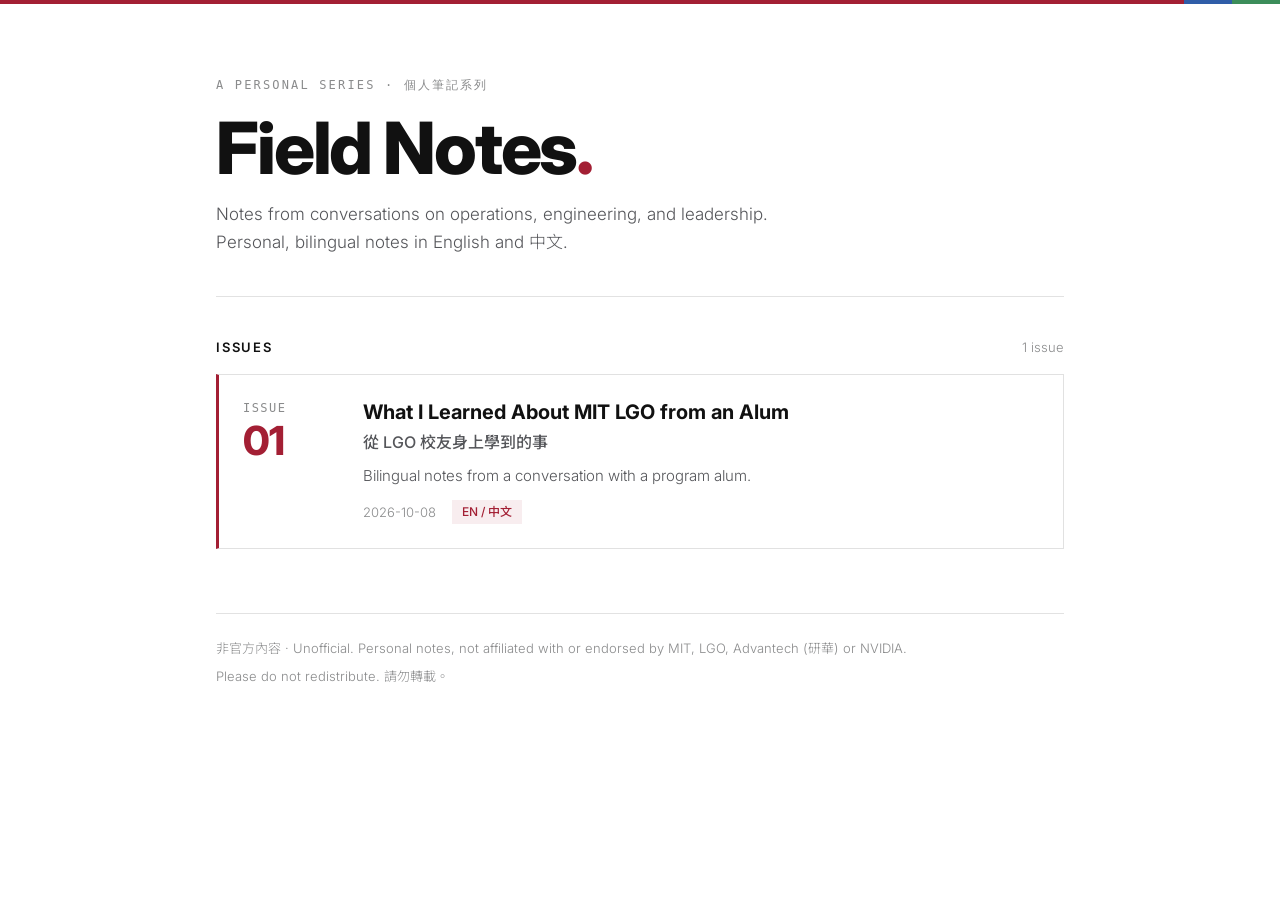
<file: index.html>
<!doctype html>
<html lang="en">
<head>
  <meta charset="utf-8">
  <meta name="viewport" content="width=device-width, initial-scale=1">
  <title>Field Notes</title>
  <meta name="description" content="Notes from conversations on operations, engineering, and leadership.">
  <meta name="color-scheme" content="light dark">
  <link rel="preconnect" href="https://fonts.googleapis.com">
  <link rel="preconnect" href="https://fonts.gstatic.com" crossorigin>
  <link href="https://fonts.googleapis.com/css2?family=Inter:wght@300;400;500;600;700;800&family=Noto+Sans+TC:wght@300;500;700&display=swap" rel="stylesheet">
  <link rel="stylesheet" href="assets/style.css">
</head>
<body>
  <div class="band" aria-hidden="true"><span></span><span></span><span></span></div>

  <div class="wrap">
    <header class="masthead">
      <p class="kicker">A personal series · 個人筆記系列</p>
      <h1>Field Notes<span class="dot">.</span></h1>
      <p class="lede">Notes from conversations on operations, engineering, and leadership. Personal, bilingual notes in English and 中文.</p>
    </header>

    <section class="toc" aria-labelledby="toc-title">
      <div class="toc-head">
        <h2 id="toc-title">Issues</h2>
        <span class="count">1 issue</span>
      </div>

      <ol class="issues">
        <!-- ISSUE-LIST: add new issues at the top -->
        <li>
          <a class="card" href="issues/01-mit-lgo/">
            <div class="num">Issue<strong>01</strong></div>
            <div>
              <h3>What I Learned About MIT LGO from an Alum</h3>
              <p class="zh">從 LGO 校友身上學到的事</p>
              <p class="blurb">Bilingual notes from a conversation with a program alum.</p>
              <div class="meta">
                <time datetime="2026-10-08">2026-10-08</time>
                <span class="tag">EN / 中文</span>
              </div>
            </div>
          </a>
        </li>
      </ol>
    </section>

    <footer>
      <p>非官方內容 · Unofficial. Personal notes, not affiliated with or endorsed by MIT, LGO, Advantech (研華) or NVIDIA.</p>
      <p>Please do not redistribute. 請勿轉載。</p>
    </footer>
  </div>
</body>
</html>
</file>
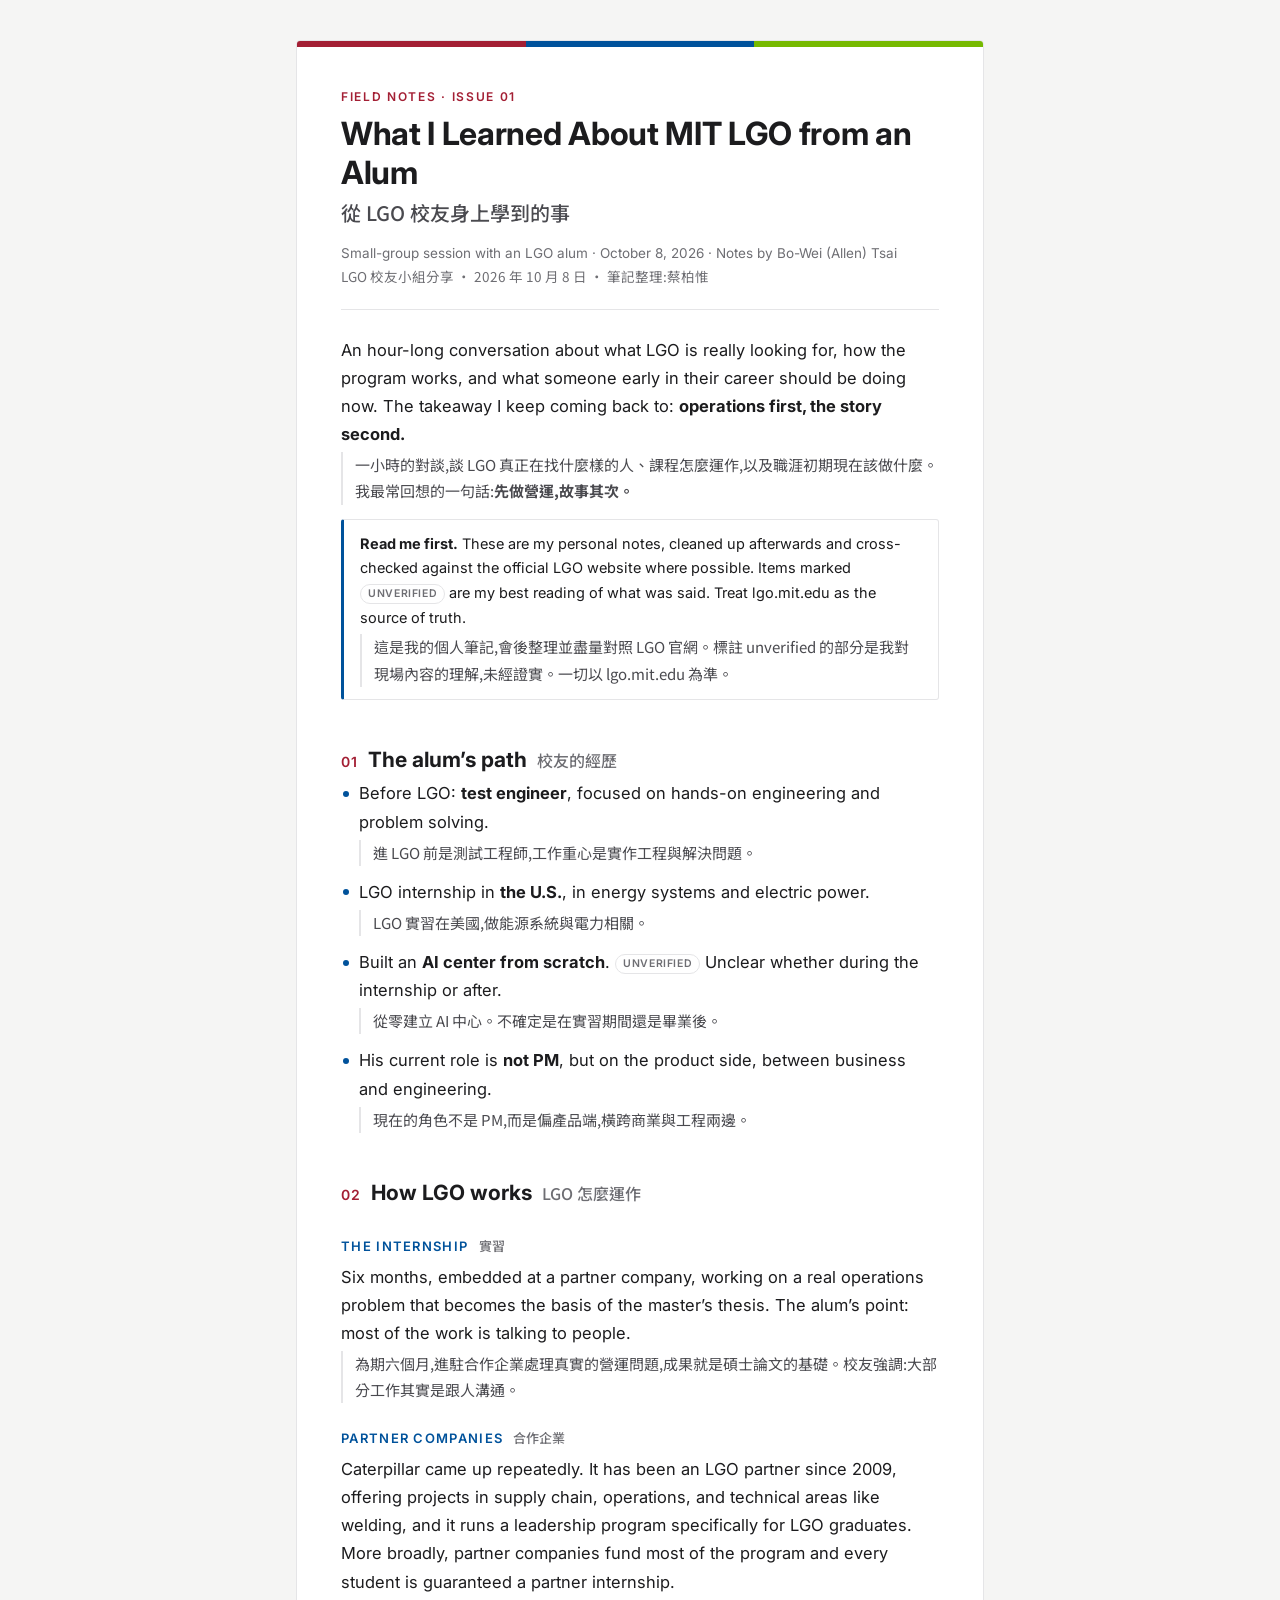
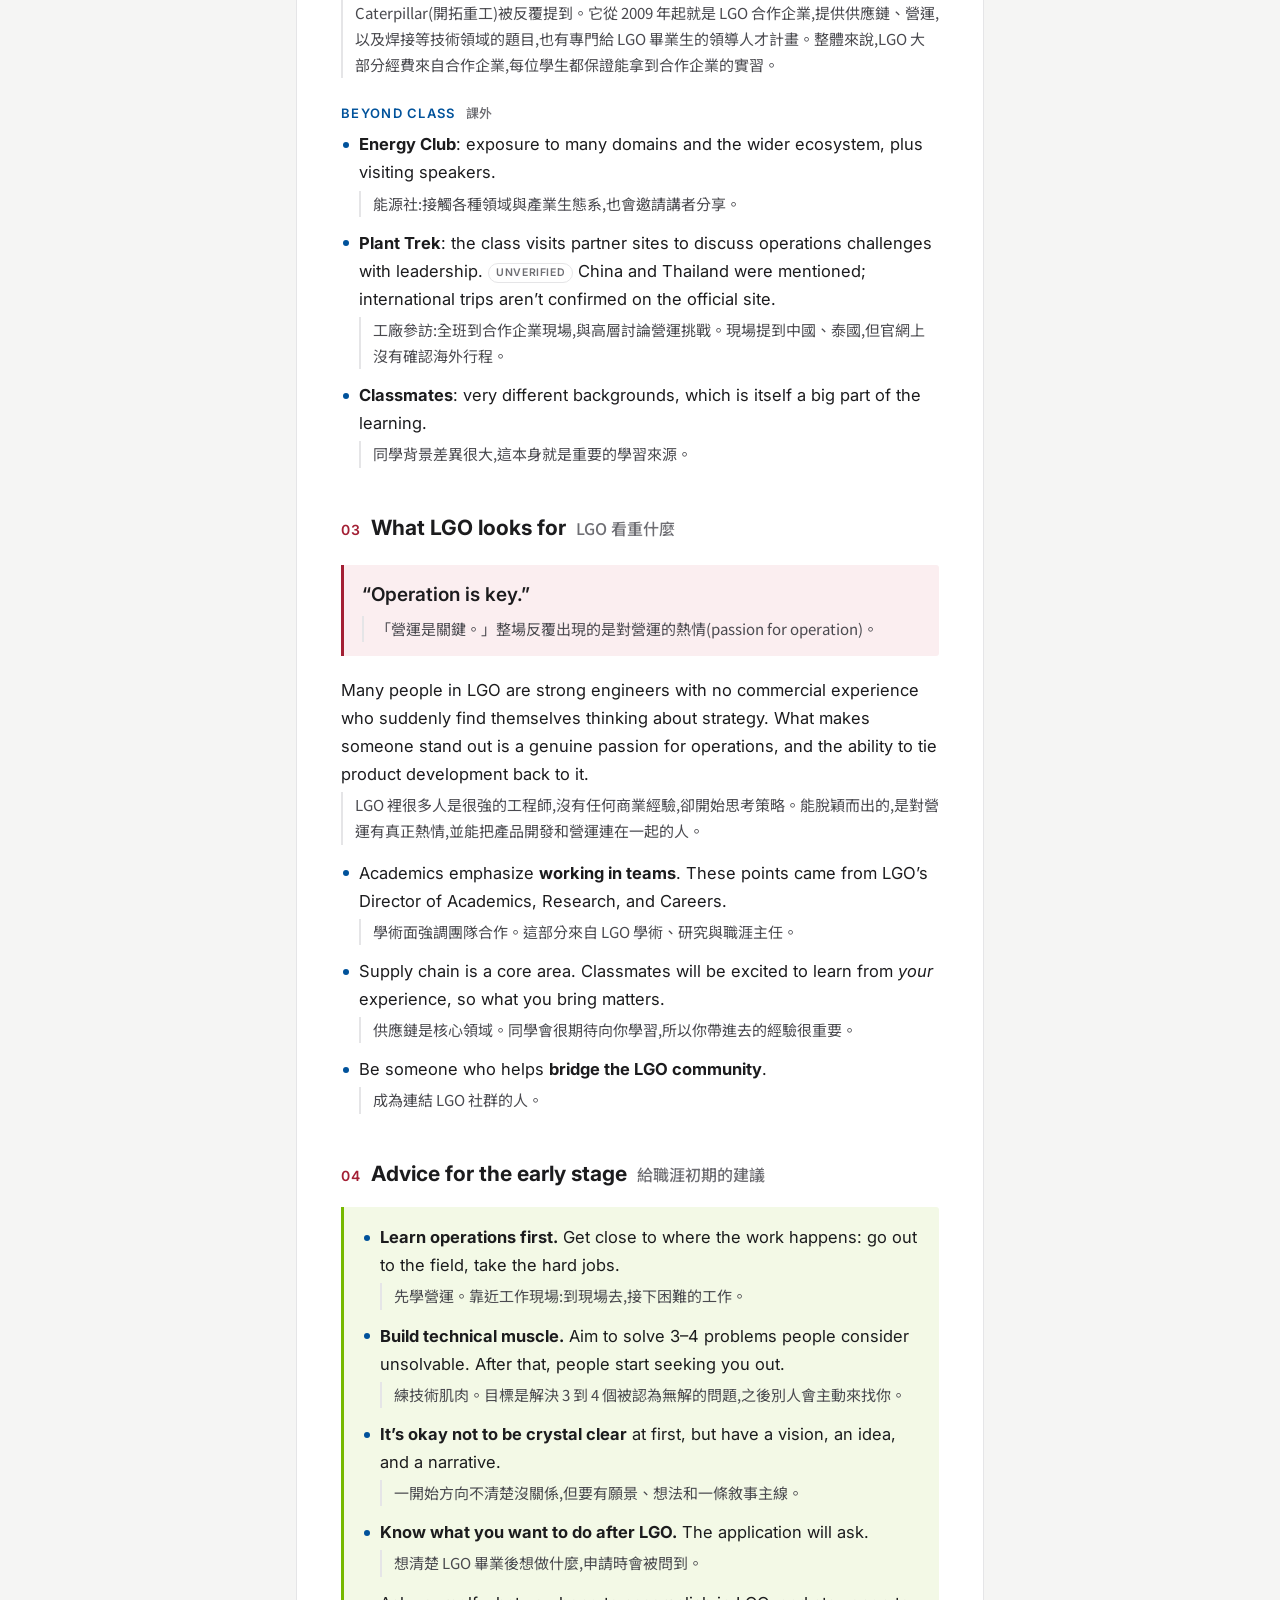
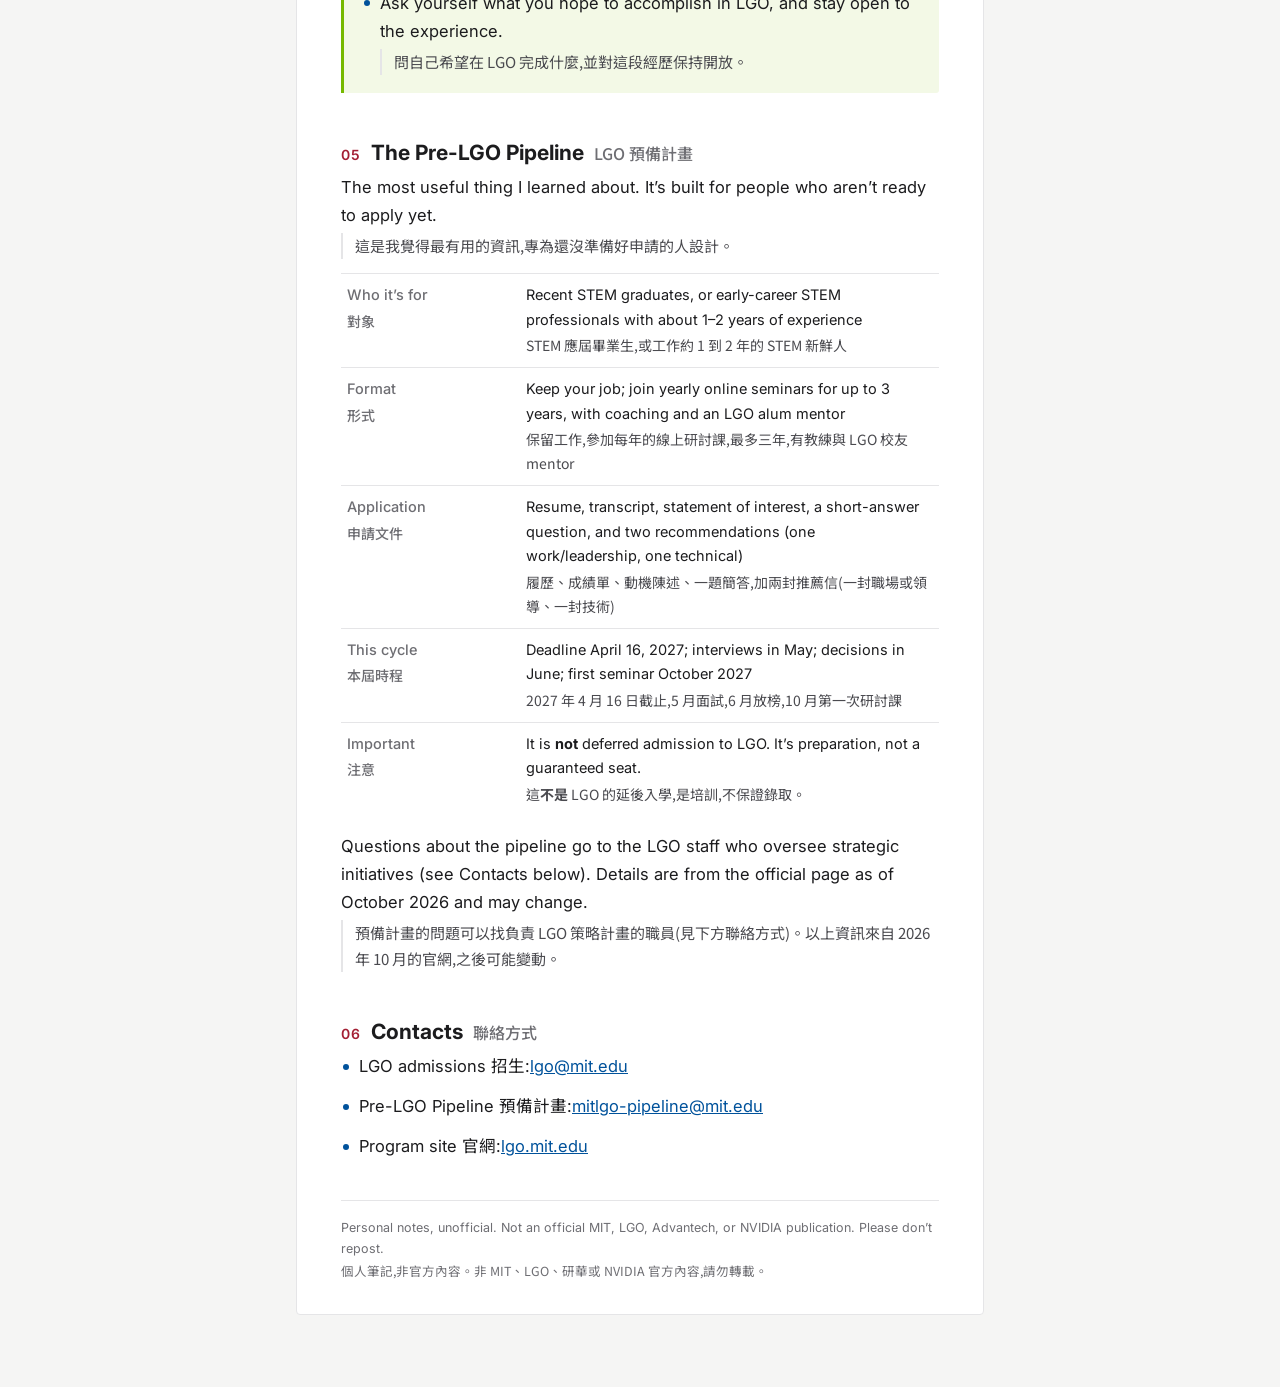
<file: issues/01-mit-lgo/index.html>
<!doctype html>
<html lang="en">
<head>
<meta charset="utf-8">
<meta name="viewport" content="width=device-width, initial-scale=1">
<meta name="robots" content="noindex, nofollow">
<title>Field Notes: MIT LGO Session</title>
<link rel="preconnect" href="https://fonts.googleapis.com">
<link href="https://fonts.googleapis.com/css2?family=Inter:wght@400;500;600;700&family=Noto+Sans+TC:wght@400;500;700&display=swap" rel="stylesheet">
<style>
  :root {
    --mit: #A31F34;        /* MIT red */
    --adv: #00529B;        /* Advantech blue */
    --nv:  #76B900;        /* NVIDIA green */
    --bg: #f5f5f4;
    --paper: #ffffff;
    --ink: #1c1c1e;
    --muted: #6e6e73;
    --zh: #4a4a4f;
    --rule: #e5e5e7;
    --nv-soft: #f3f9e6;
    --mit-soft: #fbeef0;
  }
  @media (prefers-color-scheme: dark) {
    :root {
      --mit: #e2687c;
      --adv: #5aa3e6;
      --nv:  #8fd11a;
      --bg: #111112;
      --paper: #1b1b1d;
      --ink: #ededf0;
      --muted: #9a9aa0;
      --zh: #c2c2c8;
      --rule: #2e2e32;
      --nv-soft: #1d2612;
      --mit-soft: #2a1a1d;
    }
  }
  * { box-sizing: border-box; }
  body { margin: 0; background: var(--bg); color: var(--ink);
         font: 16.5px/1.7 "Inter", "Noto Sans TC", system-ui, sans-serif; }
  .wrap { max-width: 720px; margin: 0 auto; padding: 40px 16px 72px; }
  .paper { background: var(--paper); border: 1px solid var(--rule); border-radius: 4px; overflow: hidden; }
  .stripe { display: flex; height: 6px; }
  .stripe span { flex: 1; }
  .inner { padding: 40px 44px 32px; }
  @media (max-width: 600px) { .inner { padding: 26px 18px; } .wrap { padding: 16px 10px 40px; } }

  .kicker { font-size: 12px; font-weight: 600; letter-spacing: .14em; text-transform: uppercase; color: var(--mit); }
  h1 { font-size: 32px; line-height: 1.2; font-weight: 700; margin: 8px 0 4px; letter-spacing: -.01em; }
  .h1-zh { font-family: "Noto Sans TC", sans-serif; font-size: 20px; font-weight: 500; color: var(--zh); margin: 0 0 12px; }
  .meta { color: var(--muted); font-size: 13.5px; border-bottom: 1px solid var(--rule); padding-bottom: 20px; margin-bottom: 26px; }

  h2 { font-size: 21px; font-weight: 700; margin: 42px 0 2px; display: flex; gap: 10px; align-items: baseline; }
  h2 .num { color: var(--mit); font-size: 14px; font-weight: 600; letter-spacing: .06em; }
  h2 .zh { font-family: "Noto Sans TC", sans-serif; font-size: 16px; font-weight: 500; color: var(--muted); }
  h3 { font-size: 13px; text-transform: uppercase; letter-spacing: .1em; color: var(--adv); margin: 24px 0 6px; font-weight: 600; }
  h3 .zh { text-transform: none; letter-spacing: 0; font-family: "Noto Sans TC", sans-serif; color: var(--muted); font-weight: 500; margin-left: 6px; }

  /* bilingual pair: English, then Chinese */
  .bi { margin: 0 0 14px; }
  .bi .en { margin: 0; }
  .bi .zh { margin: 4px 0 0; padding-left: 12px; border-left: 2px solid var(--rule);
            font-family: "Noto Sans TC", sans-serif; font-size: 15px; color: var(--zh); line-height: 1.75; }
  ul.bil { list-style: none; padding: 0; margin: 0 0 14px; }
  ul.bil > li { position: relative; padding-left: 18px; margin-bottom: 12px; }
  ul.bil > li::before { content: ""; position: absolute; left: 2px; top: .7em; width: 6px; height: 6px; border-radius: 50%; background: var(--adv); }

  a { color: var(--adv); }
  .tag { display: inline-block; font-size: 10.5px; font-weight: 600; letter-spacing: .06em; text-transform: uppercase;
         border: 1px solid var(--rule); border-radius: 99px; padding: 0 7px; color: var(--muted); vertical-align: 1px; }

  .note { border: 1px solid var(--rule); border-left: 3px solid var(--adv); border-radius: 3px; padding: 12px 16px; margin: 0 0 8px; font-size: 14.5px; }
  .pull { border-left: 3px solid var(--mit); background: var(--mit-soft); padding: 14px 18px; margin: 20px 0; border-radius: 0 3px 3px 0; }
  .pull .en { font-size: 19px; font-weight: 600; }
  .card { background: var(--nv-soft); border-left: 3px solid var(--nv); padding: 16px 18px 4px; margin: 16px 0; border-radius: 0 3px 3px 0; }

  table { width: 100%; border-collapse: collapse; font-size: 14.5px; margin: 10px 0 16px; }
  td { border-top: 1px solid var(--rule); padding: 9px 6px; vertical-align: top; }
  td:first-child { color: var(--muted); width: 30%; font-weight: 500; }
  td .zh { display: block; font-family: "Noto Sans TC", sans-serif; color: var(--zh); font-size: 14px; margin-top: 2px; }
  td:first-child .zh { color: var(--muted); }

  footer { margin-top: 40px; padding-top: 16px; border-top: 1px solid var(--rule); color: var(--muted); font-size: 12.5px; }
  footer .zh { font-family: "Noto Sans TC", sans-serif; }
</style>
</head>
<body>
<div class="wrap"><article class="paper">
<div class="stripe" aria-hidden="true"><span style="background:var(--mit)"></span><span style="background:var(--adv)"></span><span style="background:var(--nv)"></span></div>
<div class="inner">

<div class="kicker">Field Notes · Issue 01</div>
<h1>What I Learned About MIT LGO from an Alum</h1>
<p class="h1-zh">從 LGO 校友身上學到的事</p>
<div class="meta">Small-group session with an LGO alum · October 8, 2026 · Notes by Bo-Wei (Allen) Tsai<br>
<span style="font-family:'Noto Sans TC',sans-serif">LGO 校友小組分享 · 2026 年 10 月 8 日 · 筆記整理:蔡柏惟</span></div>

<div class="bi">
  <p class="en">An hour-long conversation about what LGO is really looking for, how the program works, and what someone early in their career should be doing now. The takeaway I keep coming back to: <strong>operations first, the story second.</strong></p>
  <p class="zh">一小時的對談,談 LGO 真正在找什麼樣的人、課程怎麼運作,以及職涯初期現在該做什麼。我最常回想的一句話:<strong>先做營運,故事其次。</strong></p>
</div>

<div class="note bi">
  <p class="en"><strong>Read me first.</strong> These are my personal notes, cleaned up afterwards and cross-checked against the official LGO website where possible. Items marked <span class="tag">unverified</span> are my best reading of what was said. Treat lgo.mit.edu as the source of truth.</p>
  <p class="zh">這是我的個人筆記,會後整理並盡量對照 LGO 官網。標註 unverified 的部分是我對現場內容的理解,未經證實。一切以 lgo.mit.edu 為準。</p>
</div>

<h2><span class="num">01</span>The alum’s path <span class="zh">校友的經歷</span></h2>
<ul class="bil">
  <li class="bi"><p class="en">Before LGO: <strong>test engineer</strong>, focused on hands-on engineering and problem solving.</p>
      <p class="zh">進 LGO 前是測試工程師,工作重心是實作工程與解決問題。</p></li>
  <li class="bi"><p class="en">LGO internship in <strong>the U.S.</strong>, in energy systems and electric power.</p>
      <p class="zh">LGO 實習在美國,做能源系統與電力相關。</p></li>
  <li class="bi"><p class="en">Built an <strong>AI center from scratch</strong>. <span class="tag">unverified</span> Unclear whether during the internship or after.</p>
      <p class="zh">從零建立 AI 中心。不確定是在實習期間還是畢業後。</p></li>
  <li class="bi"><p class="en">His current role is <strong>not PM</strong>, but on the product side, between business and engineering.</p>
      <p class="zh">現在的角色不是 PM,而是偏產品端,橫跨商業與工程兩邊。</p></li>
</ul>

<h2><span class="num">02</span>How LGO works <span class="zh">LGO 怎麼運作</span></h2>
<h3>The internship <span class="zh">實習</span></h3>
<div class="bi">
  <p class="en">Six months, embedded at a partner company, working on a real operations problem that becomes the basis of the master’s thesis. The alum’s point: most of the work is talking to people.</p>
  <p class="zh">為期六個月,進駐合作企業處理真實的營運問題,成果就是碩士論文的基礎。校友強調:大部分工作其實是跟人溝通。</p>
</div>

<h3>Partner companies <span class="zh">合作企業</span></h3>
<div class="bi">
  <p class="en">Caterpillar came up repeatedly. It has been an LGO partner since 2009, offering projects in supply chain, operations, and technical areas like welding, and it runs a leadership program specifically for LGO graduates. More broadly, partner companies fund most of the program and every student is guaranteed a partner internship.</p>
  <p class="zh">Caterpillar(開拓重工)被反覆提到。它從 2009 年起就是 LGO 合作企業,提供供應鏈、營運,以及焊接等技術領域的題目,也有專門給 LGO 畢業生的領導人才計畫。整體來說,LGO 大部分經費來自合作企業,每位學生都保證能拿到合作企業的實習。</p>
</div>

<h3>Beyond class <span class="zh">課外</span></h3>
<ul class="bil">
  <li class="bi"><p class="en"><strong>Energy Club</strong>: exposure to many domains and the wider ecosystem, plus visiting speakers.</p>
      <p class="zh">能源社:接觸各種領域與產業生態系,也會邀請講者分享。</p></li>
  <li class="bi"><p class="en"><strong>Plant Trek</strong>: the class visits partner sites to discuss operations challenges with leadership. <span class="tag">unverified</span> China and Thailand were mentioned; international trips aren’t confirmed on the official site.</p>
      <p class="zh">工廠參訪:全班到合作企業現場,與高層討論營運挑戰。現場提到中國、泰國,但官網上沒有確認海外行程。</p></li>
  <li class="bi"><p class="en"><strong>Classmates</strong>: very different backgrounds, which is itself a big part of the learning.</p>
      <p class="zh">同學背景差異很大,這本身就是重要的學習來源。</p></li>
</ul>

<h2><span class="num">03</span>What LGO looks for <span class="zh">LGO 看重什麼</span></h2>
<div class="pull bi">
  <p class="en">“Operation is key.”</p>
  <p class="zh">「營運是關鍵。」整場反覆出現的是對營運的熱情(passion for operation)。</p>
</div>
<div class="bi">
  <p class="en">Many people in LGO are strong engineers with no commercial experience who suddenly find themselves thinking about strategy. What makes someone stand out is a genuine passion for operations, and the ability to tie product development back to it.</p>
  <p class="zh">LGO 裡很多人是很強的工程師,沒有任何商業經驗,卻開始思考策略。能脫穎而出的,是對營運有真正熱情,並能把產品開發和營運連在一起的人。</p>
</div>
<ul class="bil">
  <li class="bi"><p class="en">Academics emphasize <strong>working in teams</strong>. These points came from LGO’s Director of Academics, Research, and Careers.</p>
      <p class="zh">學術面強調團隊合作。這部分來自 LGO 學術、研究與職涯主任。</p></li>
  <li class="bi"><p class="en">Supply chain is a core area. Classmates will be excited to learn from <em>your</em> experience, so what you bring matters.</p>
      <p class="zh">供應鏈是核心領域。同學會很期待向你學習,所以你帶進去的經驗很重要。</p></li>
  <li class="bi"><p class="en">Be someone who helps <strong>bridge the LGO community</strong>.</p>
      <p class="zh">成為連結 LGO 社群的人。</p></li>
</ul>

<h2><span class="num">04</span>Advice for the early stage <span class="zh">給職涯初期的建議</span></h2>
<div class="card">
<ul class="bil">
  <li class="bi"><p class="en"><strong>Learn operations first.</strong> Get close to where the work happens: go out to the field, take the hard jobs.</p>
      <p class="zh">先學營運。靠近工作現場:到現場去,接下困難的工作。</p></li>
  <li class="bi"><p class="en"><strong>Build technical muscle.</strong> Aim to solve 3–4 problems people consider unsolvable. After that, people start seeking you out.</p>
      <p class="zh">練技術肌肉。目標是解決 3 到 4 個被認為無解的問題,之後別人會主動來找你。</p></li>
  <li class="bi"><p class="en"><strong>It’s okay not to be crystal clear</strong> at first, but have a vision, an idea, and a narrative.</p>
      <p class="zh">一開始方向不清楚沒關係,但要有願景、想法和一條敘事主線。</p></li>
  <li class="bi"><p class="en"><strong>Know what you want to do after LGO.</strong> The application will ask.</p>
      <p class="zh">想清楚 LGO 畢業後想做什麼,申請時會被問到。</p></li>
  <li class="bi"><p class="en">Ask yourself what you hope to accomplish in LGO, and stay open to the experience.</p>
      <p class="zh">問自己希望在 LGO 完成什麼,並對這段經歷保持開放。</p></li>
</ul>
</div>

<h2><span class="num">05</span>The Pre-LGO Pipeline <span class="zh">LGO 預備計畫</span></h2>
<div class="bi">
  <p class="en">The most useful thing I learned about. It’s built for people who aren’t ready to apply yet.</p>
  <p class="zh">這是我覺得最有用的資訊,專為還沒準備好申請的人設計。</p>
</div>
<table>
  <tr><td>Who it’s for<span class="zh">對象</span></td><td>Recent STEM graduates, or early-career STEM professionals with about 1–2 years of experience<span class="zh">STEM 應屆畢業生,或工作約 1 到 2 年的 STEM 新鮮人</span></td></tr>
  <tr><td>Format<span class="zh">形式</span></td><td>Keep your job; join yearly online seminars for up to 3 years, with coaching and an LGO alum mentor<span class="zh">保留工作,參加每年的線上研討課,最多三年,有教練與 LGO 校友 mentor</span></td></tr>
  <tr><td>Application<span class="zh">申請文件</span></td><td>Resume, transcript, statement of interest, a short-answer question, and two recommendations (one work/leadership, one technical)<span class="zh">履歷、成績單、動機陳述、一題簡答,加兩封推薦信(一封職場或領導、一封技術)</span></td></tr>
  <tr><td>This cycle<span class="zh">本屆時程</span></td><td>Deadline April 16, 2027; interviews in May; decisions in June; first seminar October 2027<span class="zh">2027 年 4 月 16 日截止,5 月面試,6 月放榜,10 月第一次研討課</span></td></tr>
  <tr><td>Important<span class="zh">注意</span></td><td>It is <strong>not</strong> deferred admission to LGO. It’s preparation, not a guaranteed seat.<span class="zh">這<strong>不是</strong> LGO 的延後入學,是培訓,不保證錄取。</span></td></tr>
</table>
<div class="bi">
  <p class="en">Questions about the pipeline go to the LGO staff who oversee strategic initiatives (see Contacts below). Details are from the official page as of October 2026 and may change.</p>
  <p class="zh">預備計畫的問題可以找負責 LGO 策略計畫的職員(見下方聯絡方式)。以上資訊來自 2026 年 10 月的官網,之後可能變動。</p>
</div>

<h2><span class="num">06</span>Contacts <span class="zh">聯絡方式</span></h2>
<ul class="bil">
  <li>LGO admissions 招生:<a href="mailto:lgo@mit.edu">lgo@mit.edu</a></li>
  <li>Pre-LGO Pipeline 預備計畫:<a href="mailto:mitlgo-pipeline@mit.edu">mitlgo-pipeline@mit.edu</a></li>
  <li>Program site 官網:<a href="https://lgo.mit.edu" target="_blank" rel="noopener">lgo.mit.edu</a></li>
</ul>

<footer>
  Personal notes, unofficial. Not an official MIT, LGO, Advantech, or NVIDIA publication. Please don’t repost.<br>
  <span class="zh">個人筆記,非官方內容。非 MIT、LGO、研華或 NVIDIA 官方內容,請勿轉載。</span>
</footer>

</div>
</article></div>
</body>
</html>
</file>
<file: assets/style.css>
:root {
  --red: #A31F34;
  --grey: #8A8B8C;
  --blue: #2F5DA8;
  --green: #3C8D5A;
  --bg: #FFFFFF;
  --fg: #111111;
  --muted: #55565A;
  --line: rgba(138, 139, 140, 0.25);
  --card: #FFFFFF;
  --card-hover: #FAFAFA;
  --tag-bg: rgba(163, 31, 52, 0.08);
}

@media (prefers-color-scheme: dark) {
  :root {
    --red: #D9475C;
    --blue: #5B8BD9;
    --green: #5DB37E;
    --bg: #0D1117;
    --fg: #F0F2F5;
    --muted: #A8ADB4;
    --line: rgba(138, 139, 140, 0.3);
    --card: #121820;
    --card-hover: #161D27;
    --tag-bg: rgba(217, 71, 92, 0.14);
  }
}

*, *::before, *::after { box-sizing: border-box; }

html { -webkit-text-size-adjust: 100%; }

body {
  margin: 0;
  background: var(--bg);
  color: var(--fg);
  font-family: "Inter", "Noto Sans TC", system-ui, -apple-system, "Segoe UI", sans-serif;
  font-weight: 300;
  line-height: 1.65;
  overflow-wrap: anywhere;
}

/* thin colour band across the top: red main + blue/green strip */
.band { display: flex; height: 4px; }
.band span:nth-child(1) { flex: 1; background: var(--red); }
.band span:nth-child(2) { width: 48px; background: var(--blue); }
.band span:nth-child(3) { width: 48px; background: var(--green); }

.wrap { max-width: 880px; margin: 0 auto; padding: 0 16px; }

header.masthead { padding: 72px 0 40px; border-bottom: 1px solid var(--line); }

.kicker {
  font-family: ui-monospace, "SFMono-Regular", Menlo, Consolas, monospace;
  font-size: 12px;
  letter-spacing: 0.18em;
  text-transform: uppercase;
  color: var(--grey);
  margin: 0 0 16px;
}

h1 {
  font-size: clamp(40px, 9vw, 72px);
  font-weight: 800;
  letter-spacing: -0.03em;
  line-height: 1;
  margin: 0 0 16px;
}
h1 .dot { color: var(--red); }

.lede { max-width: 560px; margin: 0; color: var(--muted); font-size: 17px; }

section.toc { padding: 40px 0 64px; }

.toc-head { display: flex; justify-content: space-between; align-items: baseline; margin-bottom: 16px; }
.toc-head h2 { font-size: 13px; font-weight: 600; letter-spacing: 0.14em; text-transform: uppercase; margin: 0; }
.toc-head .count { font-size: 13px; color: var(--grey); }

ol.issues { list-style: none; margin: 0; padding: 0; display: grid; gap: 16px; }

a.card {
  display: grid;
  grid-template-columns: 96px 1fr;
  gap: 24px;
  padding: 24px;
  border: 1px solid var(--line);
  border-left: 3px solid var(--red);
  background: var(--card);
  color: inherit;
  text-decoration: none;
  transition: background 0.15s ease, border-color 0.15s ease;
}
a.card:hover, a.card:focus-visible { background: var(--card-hover); border-color: var(--red); }
a.card:focus-visible { outline: 2px solid var(--red); outline-offset: 2px; }

.num {
  font-family: ui-monospace, "SFMono-Regular", Menlo, Consolas, monospace;
  font-size: 12px;
  letter-spacing: 0.12em;
  text-transform: uppercase;
  color: var(--grey);
}
.num strong {
  display: block;
  font-family: "Inter", sans-serif;
  font-size: 40px;
  font-weight: 800;
  letter-spacing: -0.02em;
  color: var(--red);
  line-height: 1.1;
}

.card h3 { margin: 0; font-size: 20px; font-weight: 700; line-height: 1.3; }
.card .zh { margin: 4px 0 8px; font-size: 16px; font-weight: 500; color: var(--muted); }
.card p.blurb { margin: 0 0 12px; font-size: 15px; color: var(--muted); }

.meta { display: flex; flex-wrap: wrap; gap: 8px 16px; align-items: center; font-size: 13px; color: var(--grey); }
.tag { display: inline-block; padding: 2px 10px; background: var(--tag-bg); color: var(--red); font-weight: 500; font-size: 12px; }

footer { border-top: 1px solid var(--line); padding: 24px 0 48px; font-size: 13px; color: var(--grey); }
footer p { margin: 0 0 6px; }

@media (max-width: 560px) {
  header.masthead { padding: 48px 0 32px; }
  a.card { grid-template-columns: 1fr; gap: 12px; padding: 20px 16px; }
  .num strong { display: inline; font-size: 28px; margin-left: 6px; }
}
</file>
